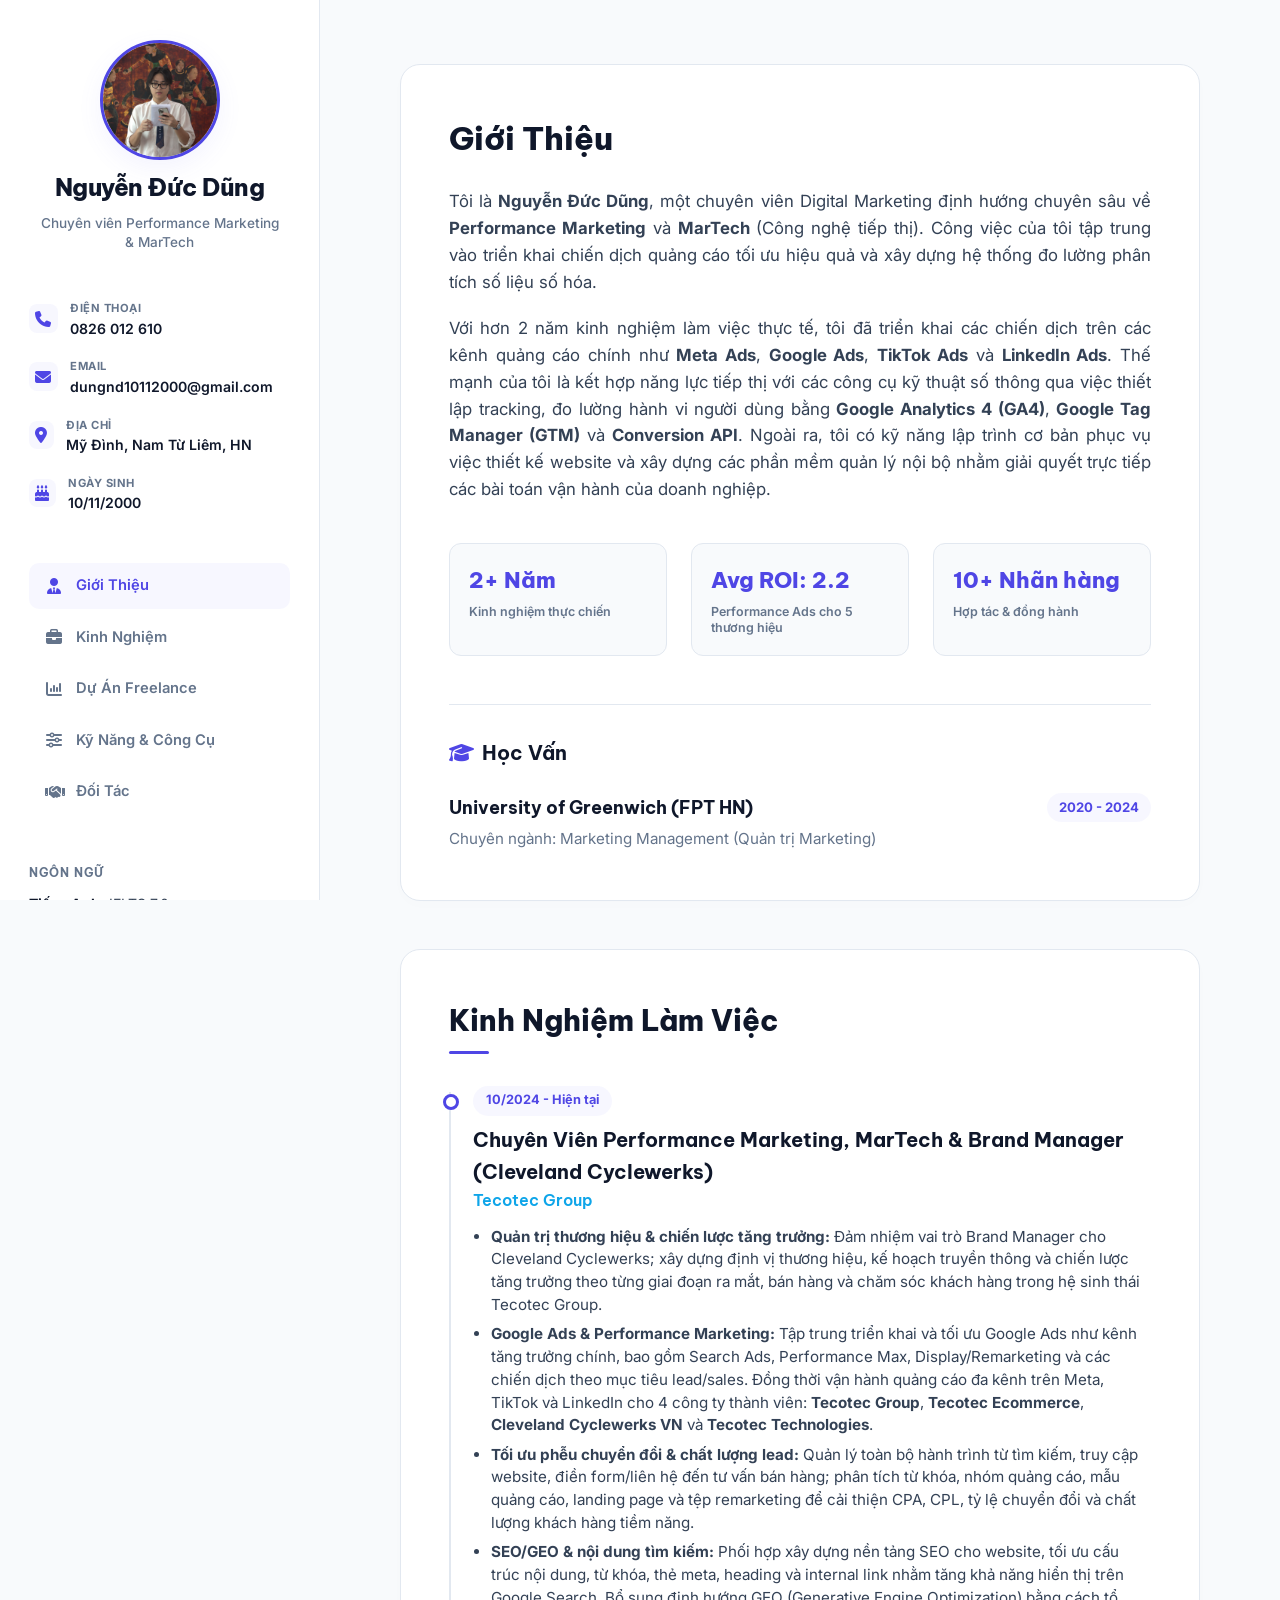
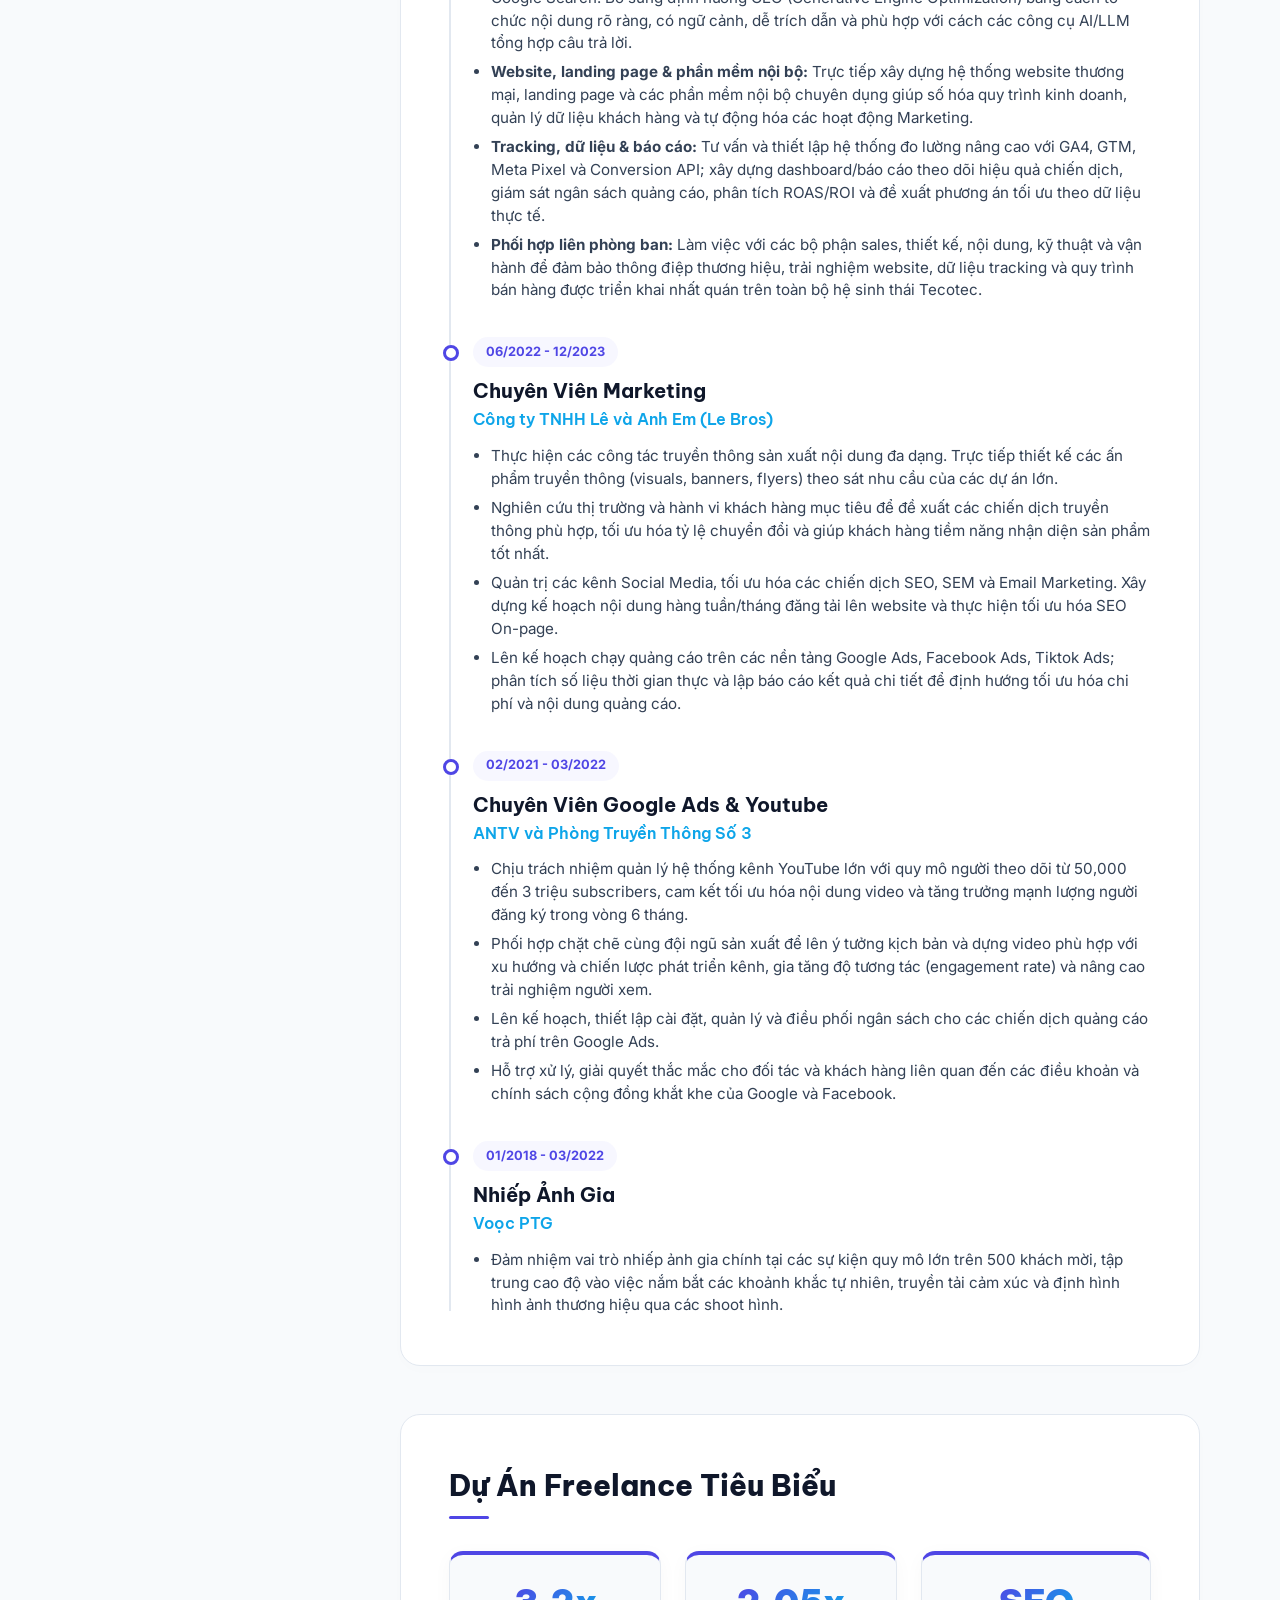
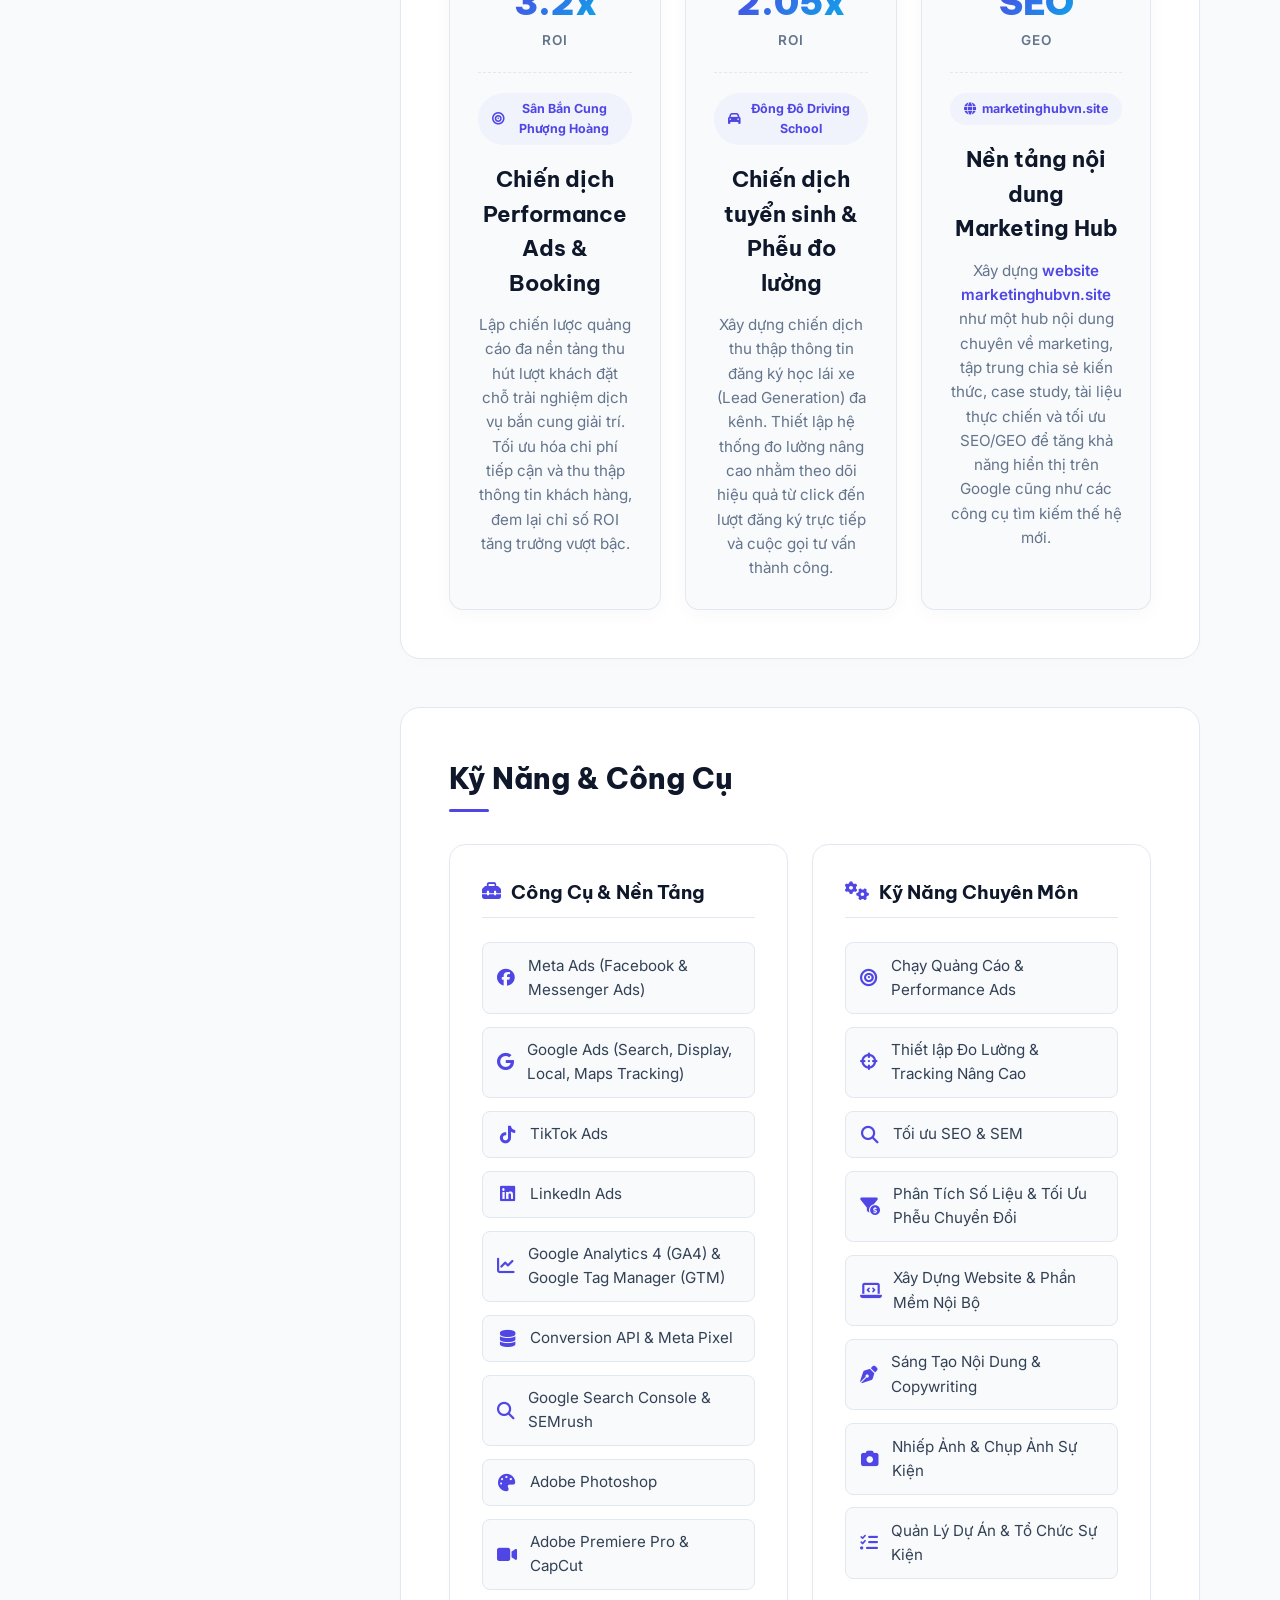
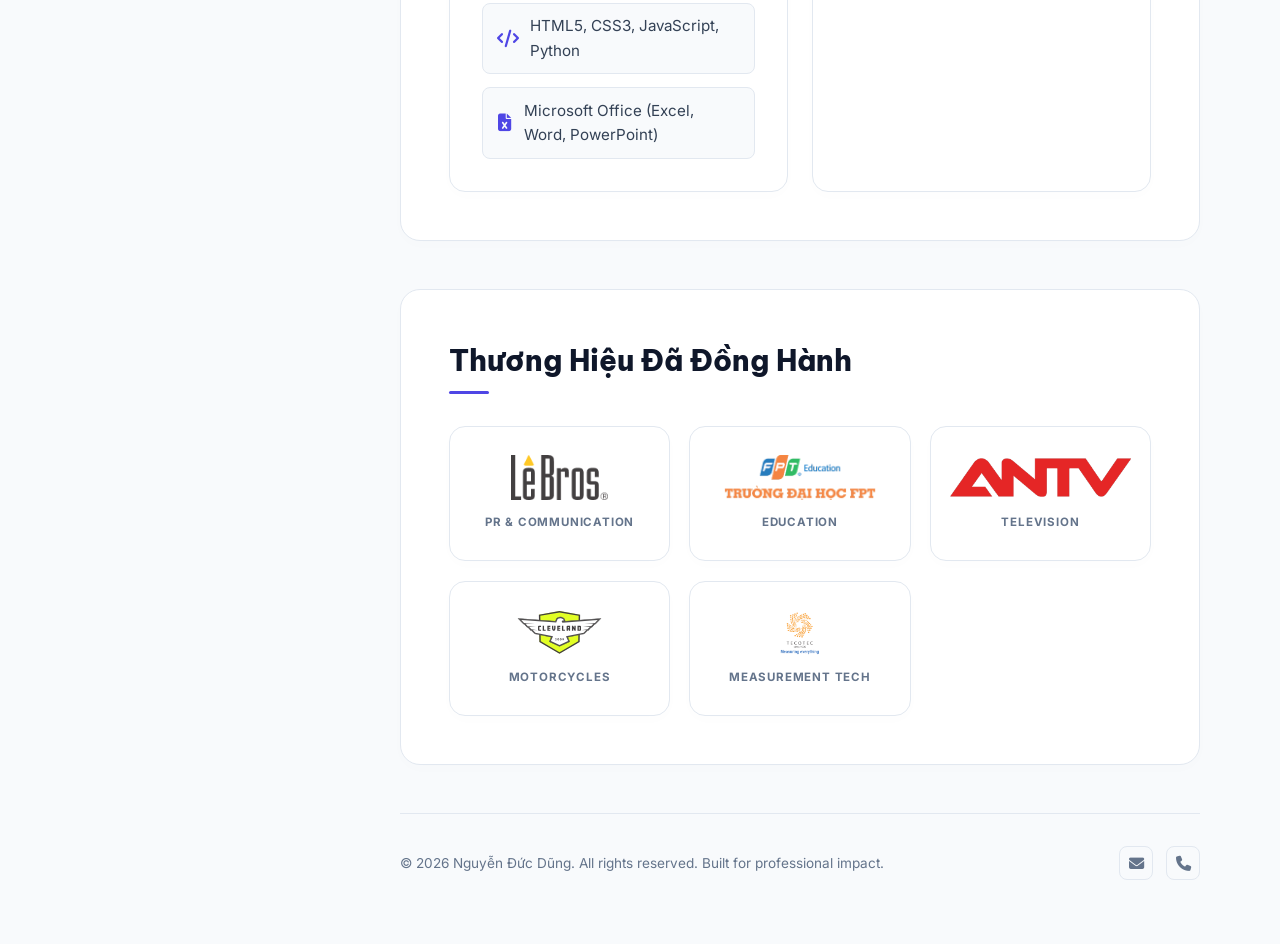
<file: index.html>
<!DOCTYPE html>
<html lang="vi">
<head>
    <meta charset="UTF-8">
    <meta name="viewport" content="width=device-width, initial-scale=1.0">
    <title>Nguyễn Đức Dũng | Performance Marketing & MarTech Specialist</title>
    <meta name="description" content="Portfolio cá nhân của Nguyễn Đức Dũng - Chuyên viên Performance Marketing & MarTech với 2 năm kinh nghiệm thực chiến, chuyên xây dựng giải pháp đo lường và ứng dụng công nghệ trong marketing.">
    <!-- CSS stylesheet -->
    <link rel="stylesheet" href="style.css">
    <!-- FontAwesome Icons -->
    <link rel="stylesheet" href="https://cdnjs.cloudflare.com/ajax/libs/font-awesome/6.4.0/css/all.min.css">
</head>
<body>

    <!-- Layout Wrapper -->
    <div class="portfolio-container">
        
        <!-- Left Sidebar (Fixed on Desktop, Slide-out on Mobile) -->
        <aside class="sidebar" id="sidebar">
            <button class="close-sidebar-btn" id="close-sidebar-btn" aria-label="Close Menu">
                <i class="fa-solid fa-xmark"></i>
            </button>
            <div class="sidebar-scroll">
                <!-- Profile Block -->
                <div class="profile-card">
                    <div class="avatar-container">
                        <img src="avatar.png" alt="Nguyễn Đức Dũng - Performance Marketing & MarTech">
                    </div>
                    <h1 class="profile-name">Nguyễn Đức Dũng</h1>
                    <p class="profile-tagline">Chuyên viên Performance Marketing & MarTech</p>
                </div>

                <div class="sidebar-divider"></div>

                <!-- Contact Details List -->
                <div class="sidebar-contacts">
                    <div class="contact-link">
                        <i class="fa-solid fa-phone"></i>
                        <div class="contact-val">
                            <span>Điện thoại</span>
                            <a href="tel:0826012610">0826 012 610</a>
                        </div>
                    </div>
                    <div class="contact-link">
                        <i class="fa-solid fa-envelope"></i>
                        <div class="contact-val">
                            <span>Email</span>
                            <a href="mailto:dungnd10112000@gmail.com">dungnd10112000@gmail.com</a>
                        </div>
                    </div>
                    <div class="contact-link">
                        <i class="fa-solid fa-location-dot"></i>
                        <div class="contact-val">
                            <span>Địa chỉ</span>
                            <p>Mỹ Đình, Nam Từ Liêm, HN</p>
                        </div>
                    </div>
                    <div class="contact-link">
                        <i class="fa-solid fa-cake-candles"></i>
                        <div class="contact-val">
                            <span>Ngày sinh</span>
                            <p>10/11/2000</p>
                        </div>
                    </div>
                </div>

                <div class="sidebar-divider"></div>

                <!-- Navigation Sidebar Link -->
                <nav class="sidebar-nav">
                    <a href="#about" class="nav-link active"><i class="fa-solid fa-user-tie"></i> Giới Thiệu</a>
                    <a href="#experience" class="nav-link"><i class="fa-solid fa-briefcase"></i> Kinh Nghiệm</a>
                    <a href="#projects" class="nav-link"><i class="fa-solid fa-chart-column"></i> Dự Án Freelance</a>
                    <a href="#skills" class="nav-link"><i class="fa-solid fa-sliders"></i> Kỹ Năng & Công Cụ</a>
                    <a href="#brands" class="nav-link"><i class="fa-solid fa-handshake"></i> Đối Tác</a>
                </nav>

                <div class="sidebar-divider"></div>

                <!-- Additional Info -->
                <div class="sidebar-info-block">
                    <h4 class="sidebar-info-title">Ngôn Ngữ</h4>
                    <p class="sidebar-info-val"><strong>Tiếng Anh:</strong> IELTS 7.0</p>
                    <p class="sidebar-info-val"><strong>Tiếng Việt:</strong> Bản địa</p>
                </div>

                <div class="sidebar-actions">
                    <a href="NguyenDucDung-CV.pdf" download="NguyenDucDung-CV.pdf" class="btn btn-cv">
                        Tải CV PDF <i class="fa-solid fa-download"></i>
                    </a>
                </div>
            </div>
        </aside>

        <!-- Right Main Content Panel -->
        <main class="main-panel">
            
            <!-- Mobile Header Nav -->
            <header class="mobile-bar">
                <a href="#" class="mobile-logo">Dũng<span>.Marketing</span></a>
                <button class="hamburger-btn" id="hamburger-btn" aria-label="Open Menu">
                    <i class="fa-solid fa-bars"></i>
                </button>
            </header>

            <!-- Hero/Intro Card Section -->
            <section id="about" class="panel-section hero-panel">
                <div class="panel-intro-card">
                    <h2 class="section-title-alt">Giới Thiệu</h2>
                    <p class="hero-para">
                        Tôi là <strong>Nguyễn Đức Dũng</strong>, một chuyên viên Digital Marketing định hướng chuyên sâu về <strong>Performance Marketing</strong> và <strong>MarTech</strong> (Công nghệ tiếp thị). Công việc của tôi tập trung vào triển khai chiến dịch quảng cáo tối ưu hiệu quả và xây dựng hệ thống đo lường phân tích số liệu số hóa.
                    </p>
                    <p class="hero-para">
                        Với hơn 2 năm kinh nghiệm làm việc thực tế, tôi đã triển khai các chiến dịch trên các kênh quảng cáo chính như <strong>Meta Ads</strong>, <strong>Google Ads</strong>, <strong>TikTok Ads</strong> và <strong>LinkedIn Ads</strong>. Thế mạnh của tôi là kết hợp năng lực tiếp thị với các công cụ kỹ thuật số thông qua việc thiết lập tracking, đo lường hành vi người dùng bằng <strong>Google Analytics 4 (GA4)</strong>, <strong>Google Tag Manager (GTM)</strong> và <strong>Conversion API</strong>. Ngoài ra, tôi có kỹ năng lập trình cơ bản phục vụ việc thiết kế website và xây dựng các phần mềm quản lý nội bộ nhằm giải quyết trực tiếp các bài toán vận hành của doanh nghiệp.
                    </p>

                    <!-- Static Key Metrics Grid -->
                    <div class="metrics-grid">
                        <div class="metric-box">
                            <span class="metric-value">2+ Năm</span>
                            <span class="metric-desc">Kinh nghiệm thực chiến</span>
                        </div>
                        <div class="metric-box">
                            <span class="metric-value">Avg ROI: 2.2</span>
                            <span class="metric-desc">Performance Ads cho 5 thương hiệu</span>
                        </div>
                        <div class="metric-box">
                            <span class="metric-value">10+ Nhãn hàng</span>
                            <span class="metric-desc">Hợp tác & đồng hành</span>
                        </div>
                    </div>
                </div>

                <!-- Education Card Sub-section -->
                <div class="education-card">
                    <h3 class="panel-sub-title"><i class="fa-solid fa-graduation-cap"></i> Học Vấn</h3>
                    <div class="edu-item">
                        <div class="edu-header">
                            <h4>University of Greenwich (FPT HN)</h4>
                            <span class="edu-date">2020 - 2024</span>
                        </div>
                        <p class="edu-desc">Chuyên ngành: Marketing Management (Quản trị Marketing)</p>
                    </div>
                </div>
            </section>

            <!-- Experience Timeline Section -->
            <section id="experience" class="panel-section">
                <h2 class="panel-section-title">Kinh Nghiệm Làm Việc</h2>
                <div class="timeline">
                    <!-- Exp 1: Tecotec -->
                    <div class="timeline-card">
                        <div class="timeline-meta">
                            <span class="timeline-date">10/2024 - Hiện tại</span>
                        </div>
                        <div class="timeline-body">
                            <h3>Chuyên Viên Performance Marketing, MarTech & Brand Manager (Cleveland Cyclewerks)</h3>
                            <h4 class="timeline-comp">Tecotec Group</h4>
                            <ul class="timeline-bullets">
                                <li><strong>Quản trị thương hiệu & chiến lược tăng trưởng:</strong> Đảm nhiệm vai trò Brand Manager cho Cleveland Cyclewerks; xây dựng định vị thương hiệu, kế hoạch truyền thông và chiến lược tăng trưởng theo từng giai đoạn ra mắt, bán hàng và chăm sóc khách hàng trong hệ sinh thái Tecotec Group.</li>
                                <li><strong>Google Ads & Performance Marketing:</strong> Tập trung triển khai và tối ưu Google Ads như kênh tăng trưởng chính, bao gồm Search Ads, Performance Max, Display/Remarketing và các chiến dịch theo mục tiêu lead/sales. Đồng thời vận hành quảng cáo đa kênh trên Meta, TikTok và LinkedIn cho 4 công ty thành viên: <strong>Tecotec Group</strong>, <strong>Tecotec Ecommerce</strong>, <strong>Cleveland Cyclewerks VN</strong> và <strong>Tecotec Technologies</strong>.</li>
                                <li><strong>Tối ưu phễu chuyển đổi & chất lượng lead:</strong> Quản lý toàn bộ hành trình từ tìm kiếm, truy cập website, điền form/liên hệ đến tư vấn bán hàng; phân tích từ khóa, nhóm quảng cáo, mẫu quảng cáo, landing page và tệp remarketing để cải thiện CPA, CPL, tỷ lệ chuyển đổi và chất lượng khách hàng tiềm năng.</li>
                                <li><strong>SEO/GEO & nội dung tìm kiếm:</strong> Phối hợp xây dựng nền tảng SEO cho website, tối ưu cấu trúc nội dung, từ khóa, thẻ meta, heading và internal link nhằm tăng khả năng hiển thị trên Google Search. Bổ sung định hướng GEO (Generative Engine Optimization) bằng cách tổ chức nội dung rõ ràng, có ngữ cảnh, dễ trích dẫn và phù hợp với cách các công cụ AI/LLM tổng hợp câu trả lời.</li>
                                <li><strong>Website, landing page & phần mềm nội bộ:</strong> Trực tiếp xây dựng hệ thống website thương mại, landing page và các phần mềm nội bộ chuyên dụng giúp số hóa quy trình kinh doanh, quản lý dữ liệu khách hàng và tự động hóa các hoạt động Marketing.</li>
                                <li><strong>Tracking, dữ liệu & báo cáo:</strong> Tư vấn và thiết lập hệ thống đo lường nâng cao với GA4, GTM, Meta Pixel và Conversion API; xây dựng dashboard/báo cáo theo dõi hiệu quả chiến dịch, giám sát ngân sách quảng cáo, phân tích ROAS/ROI và đề xuất phương án tối ưu theo dữ liệu thực tế.</li>
                                <li><strong>Phối hợp liên phòng ban:</strong> Làm việc với các bộ phận sales, thiết kế, nội dung, kỹ thuật và vận hành để đảm bảo thông điệp thương hiệu, trải nghiệm website, dữ liệu tracking và quy trình bán hàng được triển khai nhất quán trên toàn bộ hệ sinh thái Tecotec.</li>
                            </ul>
                        </div>
                    </div>

                    <!-- Exp 2: Le Bros -->
                    <div class="timeline-card">
                        <div class="timeline-meta">
                            <span class="timeline-date">06/2022 - 12/2023</span>
                        </div>
                        <div class="timeline-body">
                            <h3>Chuyên Viên Marketing</h3>
                            <h4 class="timeline-comp">Công ty TNHH Lê và Anh Em (Le Bros)</h4>
                            <ul class="timeline-bullets">
                                <li>Thực hiện các công tác truyền thông sản xuất nội dung đa dạng. Trực tiếp thiết kế các ấn phẩm truyền thông (visuals, banners, flyers) theo sát nhu cầu của các dự án lớn.</li>
                                <li>Nghiên cứu thị trường và hành vi khách hàng mục tiêu để đề xuất các chiến dịch truyền thông phù hợp, tối ưu hóa tỷ lệ chuyển đổi và giúp khách hàng tiềm năng nhận diện sản phẩm tốt nhất.</li>
                                <li>Quản trị các kênh Social Media, tối ưu hóa các chiến dịch SEO, SEM và Email Marketing. Xây dựng kế hoạch nội dung hàng tuần/tháng đăng tải lên website và thực hiện tối ưu hóa SEO On-page.</li>
                                <li>Lên kế hoạch chạy quảng cáo trên các nền tảng Google Ads, Facebook Ads, Tiktok Ads; phân tích số liệu thời gian thực và lập báo cáo kết quả chi tiết để định hướng tối ưu hóa chi phí và nội dung quảng cáo.</li>
                            </ul>
                        </div>
                    </div>

                    <!-- Exp 3: ANTV -->
                    <div class="timeline-card">
                        <div class="timeline-meta">
                            <span class="timeline-date">02/2021 - 03/2022</span>
                        </div>
                        <div class="timeline-body">
                            <h3>Chuyên Viên Google Ads & Youtube</h3>
                            <h4 class="timeline-comp">ANTV và Phòng Truyền Thông Số 3</h4>
                            <ul class="timeline-bullets">
                                <li>Chịu trách nhiệm quản lý hệ thống kênh YouTube lớn với quy mô người theo dõi từ 50,000 đến 3 triệu subscribers, cam kết tối ưu hóa nội dung video và tăng trưởng mạnh lượng người đăng ký trong vòng 6 tháng.</li>
                                <li>Phối hợp chặt chẽ cùng đội ngũ sản xuất để lên ý tưởng kịch bản và dựng video phù hợp với xu hướng và chiến lược phát triển kênh, gia tăng độ tương tác (engagement rate) và nâng cao trải nghiệm người xem.</li>
                                <li>Lên kế hoạch, thiết lập cài đặt, quản lý và điều phối ngân sách cho các chiến dịch quảng cáo trả phí trên Google Ads.</li>
                                <li>Hỗ trợ xử lý, giải quyết thắc mắc cho đối tác và khách hàng liên quan đến các điều khoản và chính sách cộng đồng khắt khe của Google và Facebook.</li>
                            </ul>
                        </div>
                    </div>


                    <!-- Exp 5: Voọc PTG -->
                    <div class="timeline-card">
                        <div class="timeline-meta">
                            <span class="timeline-date">01/2018 - 03/2022</span>
                        </div>
                        <div class="timeline-body">
                            <h3>Nhiếp Ảnh Gia</h3>
                            <h4 class="timeline-comp">Voọc PTG</h4>
                            <ul class="timeline-bullets">
                                <li>Đảm nhiệm vai trò nhiếp ảnh gia chính tại các sự kiện quy mô lớn trên 500 khách mời, tập trung cao độ vào việc nắm bắt các khoảnh khắc tự nhiên, truyền tải cảm xúc và định hình hình ảnh thương hiệu qua các shoot hình.</li>
                            </ul>
                        </div>
                    </div>
                </div>
            </section>

            <!-- Projects Grid Section -->
            <section id="projects" class="panel-section">
                <h2 class="panel-section-title">Dự Án Freelance Tiêu Biểu</h2>
                <div class="projects-panel-grid">
                    <!-- Project 1 -->
                    <div class="project-panel-card">
                        <div class="project-card-metric-block">
                            <span class="project-card-metric-val">3.2x</span>
                            <span class="project-card-metric-lbl">ROI</span>
                        </div>
                        <div class="project-card-content">
                            <div class="project-card-header"><i class="fa-solid fa-bullseye"></i> Sân Bắn Cung Phượng Hoàng</div>
                            <h3 class="project-card-title">Chiến dịch Performance Ads & Booking</h3>
                            <p class="project-card-desc">
                                Lập chiến lược quảng cáo đa nền tảng thu hút lượt khách đặt chỗ trải nghiệm dịch vụ bắn cung giải trí. Tối ưu hóa chi phí tiếp cận và thu thập thông tin khách hàng, đem lại chỉ số ROI tăng trưởng vượt bậc.
                            </p>
                        </div>
                    </div>

                    <!-- Project 2 -->
                    <div class="project-panel-card">
                        <div class="project-card-metric-block">
                            <span class="project-card-metric-val">2.05x</span>
                            <span class="project-card-metric-lbl">ROI</span>
                        </div>
                        <div class="project-card-content">
                            <div class="project-card-header"><i class="fa-solid fa-car"></i> Đông Đô Driving School</div>
                            <h3 class="project-card-title">Chiến dịch tuyển sinh & Phễu đo lường</h3>
                            <p class="project-card-desc">
                                Xây dựng chiến dịch thu thập thông tin đăng ký học lái xe (Lead Generation) đa kênh. Thiết lập hệ thống đo lường nâng cao nhằm theo dõi hiệu quả từ click đến lượt đăng ký trực tiếp và cuộc gọi tư vấn thành công.
                            </p>
                        </div>
                    </div>

                    <!-- Project 3 -->
                    <div class="project-panel-card">
                        <div class="project-card-metric-block">
                            <span class="project-card-metric-val">SEO</span>
                            <span class="project-card-metric-lbl">GEO</span>
                        </div>
                        <div class="project-card-content">
                            <div class="project-card-header">
                                <i class="fa-solid fa-globe"></i>
                                <a href="https://marketinghubvn.site" target="_blank" rel="noopener noreferrer" style="color: inherit; text-decoration: none;">marketinghubvn.site</a>
                            </div>
                            <h3 class="project-card-title">Nền tảng nội dung Marketing Hub</h3>
                            <p class="project-card-desc">
                                Xây dựng <a href="https://marketinghubvn.site" target="_blank" rel="noopener noreferrer" style="color: var(--primary); text-decoration: none; font-weight: 600;">website marketinghubvn.site</a> như một hub nội dung chuyên về marketing, tập trung chia sẻ kiến thức, case study, tài liệu thực chiến và tối ưu SEO/GEO để tăng khả năng hiển thị trên Google cũng như các công cụ tìm kiếm thế hệ mới.
                            </p>
                        </div>
                    </div>
                </div>
            </section>

            <!-- Skills Grid Section -->
            <section id="skills" class="panel-section">
                <h2 class="panel-section-title">Kỹ Năng & Công Cụ</h2>
                <div class="skills-panel-grid">
                    <!-- Tech Marketing -->
                    <div class="skills-panel-box">
                        <h3><i class="fa-solid fa-toolbox"></i> Công Cụ & Nền Tảng</h3>
                        <ul class="skills-list">
                            <li><i class="fa-brands fa-facebook"></i> Meta Ads (Facebook & Messenger Ads)</li>
                            <li><i class="fa-brands fa-google"></i> Google Ads (Search, Display, Local, Maps Tracking)</li>
                            <li><i class="fa-brands fa-tiktok"></i> TikTok Ads</li>
                            <li><i class="fa-brands fa-linkedin"></i> LinkedIn Ads</li>
                            <li><i class="fa-solid fa-chart-line"></i> Google Analytics 4 (GA4) & Google Tag Manager (GTM)</li>
                            <li><i class="fa-solid fa-database"></i> Conversion API & Meta Pixel</li>
                            <li><i class="fa-solid fa-magnifying-glass"></i> Google Search Console & SEMrush</li>
                            <li><i class="fa-solid fa-palette"></i> Adobe Photoshop</li>
                            <li><i class="fa-solid fa-video"></i> Adobe Premiere Pro & CapCut</li>
                            <li><i class="fa-solid fa-code"></i> HTML5, CSS3, JavaScript, Python</li>
                            <li><i class="fa-solid fa-file-excel"></i> Microsoft Office (Excel, Word, PowerPoint)</li>
                        </ul>
                    </div>

                    <!-- Kỹ Năng Chuyên Môn -->
                    <div class="skills-panel-box">
                        <h3><i class="fa-solid fa-gears"></i> Kỹ Năng Chuyên Môn</h3>
                        <ul class="skills-list">
                            <li><i class="fa-solid fa-bullseye"></i> Chạy Quảng Cáo & Performance Ads</li>
                            <li><i class="fa-solid fa-crosshairs"></i> Thiết lập Đo Lường & Tracking Nâng Cao</li>
                            <li><i class="fa-solid fa-magnifying-glass"></i> Tối ưu SEO & SEM</li>
                            <li><i class="fa-solid fa-funnel-dollar"></i> Phân Tích Số Liệu & Tối Ưu Phễu Chuyển Đổi</li>
                            <li><i class="fa-solid fa-laptop-code"></i> Xây Dựng Website & Phần Mềm Nội Bộ</li>
                            <li><i class="fa-solid fa-pen-nib"></i> Sáng Tạo Nội Dung & Copywriting</li>
                            <li><i class="fa-solid fa-camera"></i> Nhiếp Ảnh & Chụp Ảnh Sự Kiện</li>
                            <li><i class="fa-solid fa-tasks"></i> Quản Lý Dự Án & Tổ Chức Sự Kiện</li>
                        </ul>
                    </div>
                </div>
            </section>

            <!-- Brands Grayscale Grid Section -->
            <section id="brands" class="panel-section">
                <h2 class="panel-section-title">Thương Hiệu Đã Đồng Hành</h2>
                <div class="brands-panel-grid">
                    <div class="brand-panel-card">
                        <div class="brand-logo-container">
                            <img src="lebros_logo.png" alt="Le Bros" class="brand-logo">
                        </div>
                        <span class="brand-desc">PR & Communication</span>
                    </div>
                    <div class="brand-panel-card">
                        <div class="brand-logo-container">
                            <img src="fpt_logo.png" alt="FPT University" class="brand-logo">
                        </div>
                        <span class="brand-desc">Education</span>
                    </div>
                    <div class="brand-panel-card">
                        <div class="brand-logo-container">
                            <img src="antv_logo.png" alt="ANTV" class="brand-logo">
                        </div>
                        <span class="brand-desc">Television</span>
                    </div>
                    <div class="brand-panel-card">
                        <div class="brand-logo-container">
                            <img src="cleveland_logo.svg" alt="Cleveland" class="brand-logo">
                        </div>
                        <span class="brand-desc">Motorcycles</span>
                    </div>
                    <div class="brand-panel-card">
                        <div class="brand-logo-container">
                            <img src="tecotec_logo.png" alt="Tecotec" class="brand-logo">
                        </div>
                        <span class="brand-desc">Measurement Tech</span>
                    </div>
                </div>
            </section>



            <!-- Footer Section -->
            <footer class="panel-footer">
                <p>&copy; 2026 Nguyễn Đức Dũng. All rights reserved. Built for professional impact.</p>
                <div class="footer-icons">
                    <a href="mailto:dungnd10112000@gmail.com"><i class="fa-solid fa-envelope"></i></a>
                    <a href="tel:0826012610"><i class="fa-solid fa-phone"></i></a>
                </div>
            </footer>
        </main>
    </div>

    <!-- JS script -->
    <script src="script.js"></script>
</body>
</html>
</file>
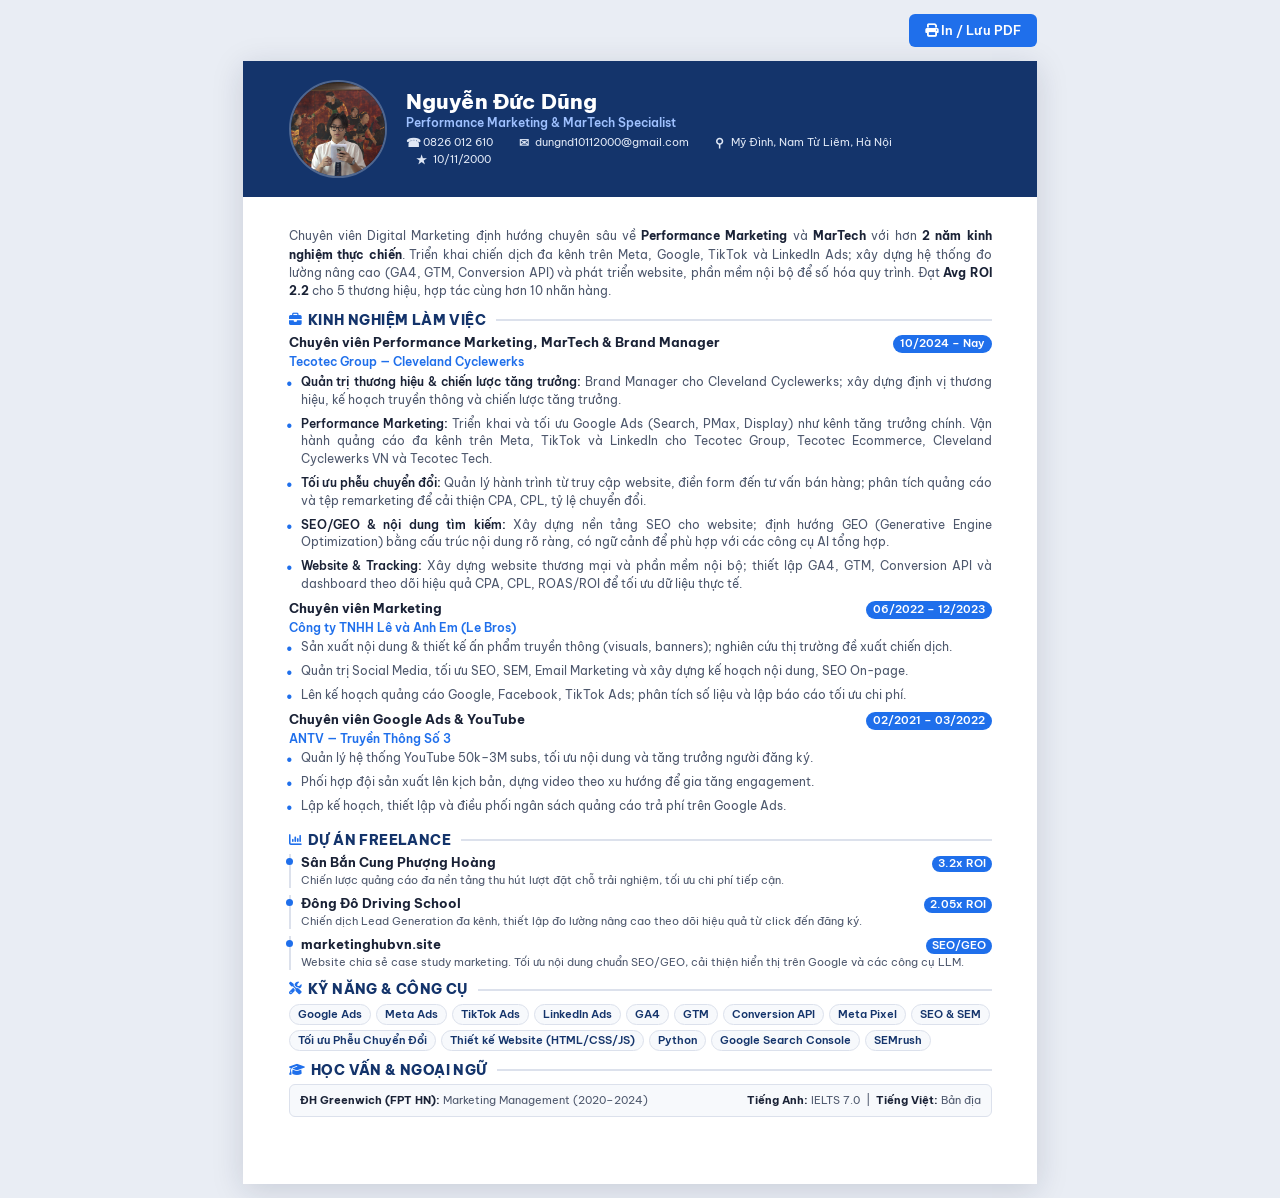
<file: cv.html>
<!DOCTYPE html>
<html lang="vi">
<head>
<meta charset="UTF-8">
<meta name="viewport" content="width=device-width, initial-scale=1.0">
<title>CV - Nguyễn Đức Dũng | Performance Marketing & MarTech</title>
<link rel="stylesheet" href="https://fonts.googleapis.com/css2?family=Be+Vietnam+Pro:wght@400;500;600;700;800&display=swap">
<link rel="stylesheet" href="https://cdnjs.cloudflare.com/ajax/libs/font-awesome/6.4.0/css/all.min.css">
<style>
    :root{
        --ink:#1a2236;
        --muted:#4e586d;
        --line:#dce1ec;
        --accent:#1f6feb;
        --accent-dark:#14346b;
        --soft:#f7f9fc;
    }
    *{margin:0;padding:0;box-sizing:border-box;}
    body{
        font-family:'Be Vietnam Pro','Segoe UI',Arial,sans-serif;
        color:var(--ink);
        background:#e9edf4;
        line-height:1.3;
        font-size:9.5pt;
        -webkit-print-color-adjust:exact;
        print-color-adjust:exact;
    }

    /* A4 page */
    .page{
        width:210mm;
        height:297mm;
        margin:14px auto;
        background:#fff;
        box-shadow:0 6px 30px rgba(20,30,60,.15);
        display:flex;
        flex-direction:column;
        overflow:hidden;
    }

    /* ---- Header (Top) ---- */
    .header{
        background:var(--accent-dark);
        color:#dfe7f5;
        padding:5mm 12mm;
        display:flex;
        align-items:center;
        gap:5mm;
    }
    .avatar{
        width:26mm;height:26mm;border-radius:50%;
        object-fit:cover;object-position:center 18%;
        border:2px solid rgba(255,255,255,.25);
        flex-shrink:0;
    }
    .header-info{
        flex:1;
    }
    .header .name{
        color:#fff;font-size:16pt;font-weight:800;
        line-height:1;letter-spacing:.2px;margin-bottom:2px;
    }
    .header .role{
        color:#9fc1ff;font-size:9pt;font-weight:600;
        margin-bottom:5px;
    }
    .header-contacts{
        display:flex;flex-wrap:wrap;column-gap:15px;row-gap:3px;
        font-size:8.2pt;
    }
    .ct{display:flex;gap:5px;align-items:center;}
    .ct-icon{color:#9fc1ff;width:12px;text-align:center;font-size:8.8pt;font-weight:700;line-height:1;display:inline-block;}
    .ct a,.ct span{color:#dfe7f5;text-decoration:none;word-break:keep-all;white-space:nowrap;}

    /* ---- Main ---- */
    .main{
        padding:8mm 12mm;
        flex:1;
        display:flex;
        flex-direction:column;
        gap:8px;
    }

    .summary{font-size:9pt;color:var(--muted);text-align:justify;line-height:1.52;margin-bottom:3px;}
    .summary strong{color:var(--ink);}

    .sec{margin-bottom:2px;}
    .sec-h{
        display:flex;align-items:center;gap:6px;
        font-size:10.5pt;font-weight:800;color:var(--accent-dark);
        text-transform:uppercase;letter-spacing:.4px;margin-bottom:5px;
    }
    .sec-h i{color:var(--accent);font-size:9.5pt;}
    .sec-h::after{content:"";flex:1;height:2px;background:var(--line);margin-left:4px;}

    .job{margin-bottom:7px;}
    .job-top{display:flex;justify-content:space-between;align-items:baseline;gap:8px;}
    .job-title{font-size:10pt;font-weight:700;color:var(--ink);}
    .job-date{font-size:8pt;font-weight:600;color:#fff;background:var(--accent);padding:2px 7px;border-radius:10px;white-space:nowrap;}
    .job-comp{font-size:9pt;font-weight:600;color:var(--accent);margin:1px 0 3px;}
    .job ul{list-style:none;}
    .job li{font-size:8.8pt;color:var(--muted);margin-bottom:6px;padding-left:12px;position:relative;text-align:justify;line-height:1.52;}
    .job li::before{content:"•";font-family:Arial,sans-serif;color:var(--accent);position:absolute;left:-2px;top:-1px;font-size:12pt;}
    .job li strong{color:var(--ink);font-weight:600;}

    /* Flexible split for bottom sections */
    .bottom-grid{
        display:flex;
        flex-direction:column;
        gap: 8px;
    }

    .proj-grid{display:flex;flex-direction:column;gap:7px;}
    .proj{padding-left:10px;border-left:2px solid var(--line);position:relative;}
    .proj::before{content:"";position:absolute;left:-4.5px;top:4px;width:7px;height:7px;border-radius:50%;background:var(--accent);}
    .proj-top{display:flex;justify-content:space-between;align-items:baseline;gap:6px;margin-bottom:1px;}
    .proj-badge{font-size:9.5pt;font-weight:700;color:var(--ink);}
    .proj-roi{font-size:8pt;font-weight:600;color:#fff;background:var(--accent);padding:1px 6px;border-radius:10px;white-space:nowrap;}
    .proj-name{font-size:8.5pt;font-weight:600;color:var(--accent-dark);margin-bottom:2px;}
    .proj-desc{font-size:8.5pt;color:var(--muted);text-align:justify;line-height:1.35;}

    .skills-list{display:flex;flex-wrap:wrap;gap:5px;list-style:none;}
    .skills-list li{font-size:8.3pt;font-weight:600;color:var(--accent-dark);background:var(--soft);border:1px solid var(--line);border-radius:999px;padding:3px 8px;line-height:1.2;}
    .skills-list li strong{color:var(--accent-dark);font-weight:700;}

    .edu-row{display:flex;justify-content:space-between;align-items:center;gap:12px;background:var(--soft);border:1px solid var(--line);border-radius:6px;padding:7px 10px;}
    .edu-row span{font-size:8.6pt;color:var(--muted);line-height:1.45;}
    .edu-row b{color:var(--ink);font-weight:700;}

    @media print{
        body{background:#fff;}
        .page{margin:0;box-shadow:none;width:auto;min-height:auto;}
        @page{size:A4;margin:0;}
    }
    .toolbar{max-width:210mm;margin:14px auto 0;text-align:right;}
    .toolbar button{
        font-family:inherit;font-size:10pt;font-weight:600;cursor:pointer;
        background:var(--accent);color:#fff;border:none;padding:8px 16px;border-radius:6px;
    }
    @media print{.toolbar{display:none;}}
</style>
</head>
<body>

<div class="toolbar">
    <button onclick="window.print()"><i class="fa-solid fa-print"></i> In / Lưu PDF</button>
</div>

<div class="page">
    <!-- HEADER -->
    <header class="header">
        <img src="avatar.png" alt="Avatar" class="avatar">
        <div class="header-info">
            <div class="name">Nguyễn Đức Dũng</div>
            <div class="role">Performance Marketing &amp; MarTech Specialist</div>
            <div class="header-contacts">
                <div class="ct"><span class="ct-icon">☎</span><a href="tel:0826012610">0826 012 610</a></div>
                <div class="ct" style="margin-left: 10px;"><span class="ct-icon">✉</span><a href="mailto:dungnd10112000@gmail.com">dungnd10112000@gmail.com</a></div>
                <div class="ct" style="margin-left: 10px;"><span class="ct-icon">⚲</span><span>Mỹ Đình, Nam Từ Liêm, Hà Nội</span></div>
                <div class="ct" style="margin-left: 10px;"><span class="ct-icon">★</span><span>10/11/2000</span></div>
            </div>
        </div>
    </header>

    <!-- MAIN CONTENT -->
    <main class="main">
        <p class="summary">
            Chuyên viên Digital Marketing định hướng chuyên sâu về <strong>Performance Marketing</strong> và
            <strong>MarTech</strong> với hơn <strong>2 năm kinh nghiệm thực chiến</strong>. Triển khai chiến dịch
            đa kênh trên Meta, Google, TikTok và LinkedIn Ads; xây dựng hệ thống đo lường nâng cao (GA4, GTM,
            Conversion API) và phát triển website, phần mềm nội bộ để số hóa quy trình. Đạt <strong>Avg ROI 2.2</strong>
            cho 5 thương hiệu, hợp tác cùng hơn 10 nhãn hàng.
        </p>

        <div class="sec">
            <div class="sec-h"><i class="fa-solid fa-briefcase"></i> Kinh nghiệm làm việc</div>

            <div class="job">
                <div class="job-top">
                    <div class="job-title">Chuyên viên Performance Marketing, MarTech &amp; Brand Manager</div>
                    <span class="job-date">10/2024 – Nay</span>
                </div>
                <div class="job-comp">Tecotec Group — Cleveland Cyclewerks</div>
                <ul>
                    <li><strong>Quản trị thương hiệu &amp; chiến lược tăng trưởng:</strong> Brand Manager cho Cleveland Cyclewerks; xây dựng định vị thương hiệu, kế hoạch truyền thông và chiến lược tăng trưởng.</li>
                    <li><strong>Performance Marketing:</strong> Triển khai và tối ưu Google Ads (Search, PMax, Display) như kênh tăng trưởng chính. Vận hành quảng cáo đa kênh trên Meta, TikTok và LinkedIn cho Tecotec Group, Tecotec Ecommerce, Cleveland Cyclewerks VN và Tecotec Tech.</li>
                    <li><strong>Tối ưu phễu chuyển đổi:</strong> Quản lý hành trình từ truy cập website, điền form đến tư vấn bán hàng; phân tích quảng cáo và tệp remarketing để cải thiện CPA, CPL, tỷ lệ chuyển đổi.</li>
                    <li><strong>SEO/GEO &amp; nội dung tìm kiếm:</strong> Xây dựng nền tảng SEO cho website; định hướng GEO (Generative Engine Optimization) bằng cấu trúc nội dung rõ ràng, có ngữ cảnh để phù hợp với các công cụ AI tổng hợp.</li>
                    <li><strong>Website &amp; Tracking:</strong> Xây dựng website thương mại và phần mềm nội bộ; thiết lập GA4, GTM, Conversion API và dashboard theo dõi hiệu quả CPA, CPL, ROAS/ROI để tối ưu dữ liệu thực tế.</li>
                </ul>
            </div>

            <div class="job">
                <div class="job-top">
                    <div class="job-title">Chuyên viên Marketing</div>
                    <span class="job-date">06/2022 – 12/2023</span>
                </div>
                <div class="job-comp">Công ty TNHH Lê và Anh Em (Le Bros)</div>
                <ul>
                    <li>Sản xuất nội dung &amp; thiết kế ấn phẩm truyền thông (visuals, banners); nghiên cứu thị trường đề xuất chiến dịch.</li>
                    <li>Quản trị Social Media, tối ưu SEO, SEM, Email Marketing và xây dựng kế hoạch nội dung, SEO On-page.</li>
                    <li>Lên kế hoạch quảng cáo Google, Facebook, TikTok Ads; phân tích số liệu và lập báo cáo tối ưu chi phí.</li>
                </ul>
            </div>

            <div class="job" style="margin-bottom: 0;">
                <div class="job-top">
                    <div class="job-title">Chuyên viên Google Ads &amp; YouTube</div>
                    <span class="job-date">02/2021 – 03/2022</span>
                </div>
                <div class="job-comp">ANTV — Truyền Thông Số 3</div>
                <ul>
                    <li>Quản lý hệ thống YouTube 50k–3M subs, tối ưu nội dung và tăng trưởng người đăng ký.</li>
                    <li>Phối hợp đội sản xuất lên kịch bản, dựng video theo xu hướng để gia tăng engagement.</li>
                    <li>Lập kế hoạch, thiết lập và điều phối ngân sách quảng cáo trả phí trên Google Ads.</li>
                </ul>
            </div>
        </div>

        <!-- BOTTOM BLOCKS (Projects, Skills, Education) -->
        <div class="sec">
            <div class="sec-h"><i class="fa-solid fa-chart-column"></i> Dự án Freelance</div>
            <div class="proj-grid">
                <div class="proj">
                    <div class="proj-top">
                        <span class="proj-badge">Sân Bắn Cung Phượng Hoàng</span>
                        <span class="proj-roi">3.2x ROI</span>
                    </div>
                    <div class="proj-desc">Chiến lược quảng cáo đa nền tảng thu hút lượt đặt chỗ trải nghiệm, tối ưu chi phí tiếp cận.</div>
                </div>
                <div class="proj">
                    <div class="proj-top">
                        <span class="proj-badge">Đông Đô Driving School</span>
                        <span class="proj-roi">2.05x ROI</span>
                    </div>
                    <div class="proj-desc">Chiến dịch Lead Generation đa kênh, thiết lập đo lường nâng cao theo dõi hiệu quả từ click đến đăng ký.</div>
                </div>
                <div class="proj">
                    <div class="proj-top">
                        <span class="proj-badge">marketinghubvn.site</span>
                        <span class="proj-roi">SEO/GEO</span>
                    </div>
                    <div class="proj-desc">Website chia sẻ case study marketing. Tối ưu nội dung chuẩn SEO/GEO, cải thiện hiển thị trên Google và các công cụ LLM.</div>
                </div>
            </div>
        </div>

        <div class="bottom-grid">
            <div class="sec">
                <div class="sec-h"><i class="fa-solid fa-screwdriver-wrench"></i> Kỹ Năng &amp; Công Cụ</div>
                <ul class="skills-list">
                    <li>Google Ads</li>
                    <li>Meta Ads</li>
                    <li>TikTok Ads</li>
                    <li>LinkedIn Ads</li>
                    <li>GA4</li>
                    <li>GTM</li>
                    <li>Conversion API</li>
                    <li>Meta Pixel</li>
                    <li>SEO &amp; SEM</li>
                    <li>Tối ưu Phễu Chuyển Đổi</li>
                    <li>Thiết kế Website (HTML/CSS/JS)</li>
                    <li>Python</li>
                    <li>Google Search Console</li>
                    <li>SEMrush</li>
                </ul>
            </div>

            <div class="sec">
                <div class="sec-h"><i class="fa-solid fa-graduation-cap"></i> Học vấn &amp; Ngoại ngữ</div>
                <div class="edu-row">
                    <span><b>ĐH Greenwich (FPT HN):</b> Marketing Management (2020–2024)</span>
                    <span><b>Tiếng Anh:</b> IELTS 7.0 &nbsp;|&nbsp; <b>Tiếng Việt:</b> Bản địa</span>
                </div>
            </div>
        </div>

    </main>
</div>

</body>
</html>
</file>
<file: style.css>
@import url('https://fonts.googleapis.com/css2?family=Be+Vietnam+Pro:wght@400;500;600;700;800&family=Inter:wght@300;400;500;600;700&display=swap');

:root {
    --bg-body: #f8fafc; /* Warm light gray background */
    --bg-panel: #ffffff; /* Clean white for primary panels */
    --border-color: #e2e8f0;
    --border-hover: rgba(99, 102, 241, 0.2);
    
    --primary: #4f46e5; /* Royal Indigo */
    --primary-light: #6366f1;
    --primary-bg: rgba(99, 102, 241, 0.05);
    
    --secondary: #0ea5e9;
    --accent: #d946ef;
    
    --text-main: #334155; /* Slate-700 */
    --text-muted: #64748b; /* Slate-500 */
    --text-dark: #0f172a; /* Slate-900 */
    
    --font-heading: 'Be Vietnam Pro', sans-serif;
    --font-body: 'Inter', sans-serif;
    --transition: all 0.35s cubic-bezier(0.16, 1, 0.3, 1);
    
    --shadow-sm: 0 4px 15px rgba(0, 0, 0, 0.01);
    --shadow-md: 0 10px 30px rgba(99, 102, 241, 0.04);
}

/* Base resets */
* {
    margin: 0;
    padding: 0;
    box-sizing: border-box;
    scroll-behavior: smooth;
}

body {
    background-color: var(--bg-body);
    color: var(--text-main);
    font-family: var(--font-body);
    line-height: 1.6;
    overflow-x: hidden;
}

a {
    text-decoration: none;
    color: inherit;
    transition: var(--transition);
}

h1, h2, h3, h4, h5, h6 {
    font-family: var(--font-heading);
    color: var(--text-dark);
    font-weight: 700;
}

/* Scrollbar styling */
::-webkit-scrollbar {
    width: 6px;
}

::-webkit-scrollbar-track {
    background: var(--bg-body);
}

::-webkit-scrollbar-thumb {
    background: rgba(99, 102, 241, 0.12);
    border-radius: 4px;
}

::-webkit-scrollbar-thumb:hover {
    background: var(--primary);
}

/* Portfolio Container Layout */
.portfolio-container {
    display: flex;
    min-height: 100vh;
    width: 100%;
}

/* Left Sidebar (Fixed on Desktop) */
.sidebar {
    width: 320px;
    height: 100vh;
    position: fixed;
    top: 0;
    left: 0;
    bottom: 0;
    background: var(--bg-panel);
    border-right: 1px solid var(--border-color);
    z-index: 100;
    transition: var(--transition);
}

.close-sidebar-btn {
    display: none;
    position: absolute;
    top: 1.5rem;
    right: 1.5rem;
    background: none;
    border: none;
    font-size: 1.5rem;
    color: var(--text-dark);
    cursor: pointer;
}

.sidebar-scroll {
    height: 100%;
    overflow-y: auto;
    padding: 2.5rem 1.8rem;
    display: flex;
    flex-direction: column;
    gap: 1.5rem;
    scrollbar-width: none; /* Firefox */
}

.sidebar-scroll::-webkit-scrollbar {
    display: none; /* Safari/Chrome */
}

/* Sidebar Profile Card */
.profile-card {
    text-align: center;
    display: flex;
    flex-direction: column;
    align-items: center;
    gap: 0.8rem;
}

.avatar-container {
    width: 120px;
    height: 120px;
    border-radius: 50%;
    overflow: hidden;
    border: 3px solid var(--primary);
    box-shadow: 0 8px 25px rgba(99, 102, 241, 0.08);
}

.avatar-container img {
    width: 100%;
    height: 100%;
    object-fit: cover;
}

.profile-name {
    font-size: 1.5rem;
    font-weight: 800;
    letter-spacing: -0.5px;
    line-height: 1.2;
}

.profile-tagline {
    font-size: 0.85rem;
    color: var(--text-muted);
    font-weight: 500;
    line-height: 1.4;
    padding: 0 0.5rem;
}

.sidebar-divider {
    height: 1px;
    background: #f1f5f9;
}

/* Sidebar Contacts */
.sidebar-contacts {
    display: flex;
    flex-direction: column;
    gap: 1.1rem;
}

.contact-link {
    display: flex;
    align-items: flex-start;
    gap: 0.8rem;
}

.contact-link i {
    font-size: 1rem;
    color: var(--primary);
    margin-top: 0.25rem;
    background: var(--primary-bg);
    padding: 0.4rem;
    border-radius: 8px;
}

.contact-val {
    display: flex;
    flex-direction: column;
}

.contact-val span {
    font-size: 0.7rem;
    color: var(--text-muted);
    font-weight: 700;
    text-transform: uppercase;
    letter-spacing: 0.5px;
}

.contact-val a, .contact-val p {
    font-size: 0.88rem;
    font-weight: 600;
    color: var(--text-dark);
}

.contact-val a:hover {
    color: var(--primary);
}

/* Sidebar Nav Links */
.sidebar-nav {
    display: flex;
    flex-direction: column;
    gap: 0.35rem;
}

.sidebar-nav a {
    display: flex;
    align-items: center;
    gap: 0.8rem;
    padding: 0.7rem 1rem;
    font-size: 0.92rem;
    font-weight: 600;
    color: var(--text-muted);
    border-radius: 10px;
}

.sidebar-nav a i {
    font-size: 1rem;
    width: 18px;
    text-align: center;
}

.sidebar-nav a:hover, .sidebar-nav a.active {
    color: var(--primary);
    background: var(--primary-bg);
}

/* Sidebar Info Block */
.sidebar-info-block {
    display: flex;
    flex-direction: column;
    gap: 0.4rem;
}

.sidebar-info-title {
    font-size: 0.78rem;
    text-transform: uppercase;
    letter-spacing: 1px;
    color: var(--text-muted);
    font-weight: 700;
    margin-bottom: 0.2rem;
}

.sidebar-info-val {
    font-size: 0.88rem;
    color: var(--text-main);
}

.sidebar-info-val strong {
    color: var(--text-dark);
}

.sidebar-actions {
    margin-top: auto;
}

/* Buttons */
.btn {
    display: inline-flex;
    align-items: center;
    justify-content: center;
    gap: 0.5rem;
    padding: 0.75rem 1.5rem;
    font-family: var(--font-heading);
    font-weight: 600;
    border-radius: 10px;
    font-size: 0.92rem;
    cursor: pointer;
    border: none;
    transition: var(--transition);
}

.btn-cv {
    background: linear-gradient(135deg, var(--primary) 0%, #6366f1 100%);
    color: #ffffff;
    width: 100%;
    box-shadow: 0 4px 15px rgba(99, 102, 241, 0.15);
}

.btn-cv:hover {
    transform: translateY(-2px);
    box-shadow: 0 6px 20px rgba(99, 102, 241, 0.25);
}

.btn-submit {
    background: var(--primary);
    color: #ffffff;
    box-shadow: 0 4px 15px rgba(99, 102, 241, 0.15);
}

.btn-submit:hover {
    background: var(--primary-light);
    transform: translateY(-2px);
    box-shadow: 0 6px 20px rgba(99, 102, 241, 0.25);
}

/* Main Content Panel */
.main-panel {
    margin-left: 320px;
    flex: 1;
    min-height: 100vh;
    padding: 4rem 5rem;
    max-width: calc(100vw - 320px);
}

.mobile-bar {
    display: none;
}

/* Section styling */
.panel-section {
    background: var(--bg-panel);
    border: 1px solid var(--border-color);
    border-radius: 20px;
    padding: 3rem;
    margin-bottom: 3rem;
    box-shadow: var(--shadow-sm);
    transition: var(--transition);
}

.panel-section:hover {
    border-color: var(--border-hover);
    box-shadow: var(--shadow-md);
}

.panel-section-title {
    font-size: 1.8rem;
    font-weight: 800;
    margin-bottom: 2rem;
    position: relative;
    padding-bottom: 10px;
}

.panel-section-title::after {
    content: '';
    position: absolute;
    bottom: 0;
    left: 0;
    width: 40px;
    height: 3px;
    background: var(--primary);
    border-radius: 2px;
}

/* About / Hero Panel Layout */
.section-title-alt {
    font-size: 2rem;
    font-weight: 800;
    margin-bottom: 1.5rem;
}

.hero-para {
    font-size: 1.05rem;
    color: var(--text-main);
    margin-bottom: 1.2rem;
    text-align: justify;
}

.gradient-accent {
    background: linear-gradient(135deg, var(--primary) 0%, var(--secondary) 100%);
    -webkit-background-clip: text;
    -webkit-text-fill-color: transparent;
    background-clip: text;
    font-weight: 700;
}

/* Metrics Grid block */
.metrics-grid {
    display: grid;
    grid-template-columns: repeat(3, 1fr);
    gap: 1.5rem;
    margin-top: 2.5rem;
}

.metric-box {
    background: var(--bg-body);
    border: 1px solid var(--border-color);
    border-radius: 12px;
    padding: 1.2rem;
    display: flex;
    flex-direction: column;
    gap: 0.3rem;
}

.metric-value {
    font-size: 1.4rem;
    font-weight: 800;
    color: var(--primary);
    font-family: var(--font-heading);
}

.metric-desc {
    font-size: 0.78rem;
    color: var(--text-muted);
    font-weight: 600;
    line-height: 1.3;
}

/* Education Cards Sub-section */
.education-card {
    margin-top: 3rem;
    padding-top: 2rem;
    border-top: 1px solid var(--border-color);
}

.panel-sub-title {
    font-size: 1.25rem;
    font-weight: 700;
    margin-bottom: 1.5rem;
    display: flex;
    align-items: center;
    gap: 0.5rem;
}

.panel-sub-title i {
    color: var(--primary);
}

.edu-item {
    display: flex;
    flex-direction: column;
    gap: 0.3rem;
}

.edu-header {
    display: flex;
    justify-content: space-between;
    align-items: center;
    flex-wrap: wrap;
    gap: 0.5rem;
}

.edu-header h4 {
    font-size: 1.1rem;
    font-weight: 700;
    color: var(--text-dark);
}

.edu-date {
    font-size: 0.82rem;
    font-weight: 700;
    color: var(--primary);
    background: var(--primary-bg);
    padding: 0.25rem 0.75rem;
    border-radius: 100px;
}

.edu-desc {
    font-size: 0.95rem;
    color: var(--text-muted);
}

/* Experience Timeline Panels */
.timeline {
    display: flex;
    flex-direction: column;
    gap: 2.2rem;
    position: relative;
    padding-left: 24px;
}

.timeline::before {
    content: '';
    position: absolute;
    left: 0;
    top: 6px;
    bottom: 6px;
    width: 2px;
    background: var(--border-color);
}

.timeline-card {
    position: relative;
}

.timeline-card::before {
    content: '';
    position: absolute;
    left: -30px;
    top: 8px;
    width: 10px;
    height: 10px;
    border-radius: 50%;
    background: var(--bg-panel);
    border: 3px solid var(--primary);
    z-index: 2;
    transition: var(--transition);
}

.timeline-card:hover::before {
    background: var(--secondary);
    border-color: var(--primary);
    transform: scale(1.25);
}

.timeline-meta {
    margin-bottom: 0.5rem;
}

.timeline-date {
    font-size: 0.8rem;
    font-weight: 700;
    color: var(--primary);
    background: var(--primary-bg);
    padding: 0.3rem 0.8rem;
    border-radius: 100px;
    display: inline-block;
}

.timeline-body h3 {
    font-size: 1.25rem;
    font-weight: 700;
    color: var(--text-dark);
}

.timeline-comp {
    font-size: 0.98rem;
    color: var(--secondary);
    font-weight: 600;
    margin-bottom: 0.8rem;
}

.timeline-bullets {
    display: flex;
    flex-direction: column;
    gap: 0.4rem;
    padding-left: 1.1rem;
}

.timeline-bullets li {
    font-size: 0.95rem;
    color: var(--text-main);
    line-height: 1.5;
}

/* Projects Panel Grid Layout */
.projects-panel-grid {
    display: grid;
    grid-template-columns: repeat(3, 1fr);
    gap: 1.5rem;
}

.project-panel-card {
    background: var(--bg-body);
    border: 1px solid var(--border-color);
    border-top: 4px solid var(--primary);
    border-radius: 14px;
    padding: 1.75rem;
    display: flex;
    flex-direction: column;
    align-items: center;
    gap: 1.25rem;
    text-align: center;
    box-shadow: 0 4px 20px rgba(0,0,0,0.03);
    transition: transform 0.3s ease, box-shadow 0.3s ease, border-color 0.3s ease;
}

.project-panel-card:hover {
    border-color: var(--border-hover);
    box-shadow: var(--shadow-sm);
    transform: translateY(-4px);
}

.project-card-metric-block {
    width: 100%;
    display: flex;
    flex-direction: column;
    align-items: center;
    justify-content: center;
    text-align: center;
    padding-bottom: 1.25rem;
    border-bottom: 1px dashed var(--border-color);
}

.project-card-metric-val {
    font-family: var(--font-heading);
    font-size: 2.2rem;
    font-weight: 850;
    background: linear-gradient(135deg, var(--primary), var(--secondary));
    -webkit-background-clip: text;
    -webkit-text-fill-color: transparent;
    line-height: 1.1;
    margin-bottom: 0.5rem;
}

.project-card-metric-lbl {
    font-size: 0.85rem;
    font-weight: 600;
    color: var(--text-muted);
    text-transform: uppercase;
    letter-spacing: 1px;
}

.project-card-content {
    flex: 1;
    display: flex;
    flex-direction: column;
    gap: 0.8rem;
}

.project-card-header {
    display: flex;
    justify-content: center;
    align-items: center;
    gap: 0.4rem;
    font-size: 0.78rem;
    font-weight: 700;
    color: var(--primary);
    background: var(--primary-bg);
    padding: 0.4rem 0.85rem;
    border-radius: 100px;
    margin-bottom: 0.25rem;
}

.project-card-title {
    font-family: var(--font-heading);
    font-size: 1.35rem;
    font-weight: 700;
    color: var(--text-dark);
}

.project-card-desc {
    font-size: 0.95rem;
    color: var(--text-muted);
    line-height: 1.6;
}

@media (max-width: 1024px) {
    .projects-panel-grid {
        grid-template-columns: repeat(2, 1fr);
    }
}

@media (max-width: 768px) {
    .projects-panel-grid {
        grid-template-columns: 1fr;
    }

    .project-panel-card {
        padding: 1.5rem;
    }
}

/* Skills Panel List Layout */
.skills-panel-grid {
    display: grid;
    grid-template-columns: repeat(2, 1fr);
    gap: 1.5rem;
}

.skills-panel-box {
    background: var(--bg-panel);
    border: 1px solid var(--border-color);
    border-radius: 16px;
    padding: 2rem;
    box-shadow: var(--shadow-sm);
    transition: var(--transition);
}

.skills-panel-box:hover {
    border-color: var(--border-hover);
    box-shadow: var(--shadow-md);
}

.skills-panel-box h3 {
    font-size: 1.2rem;
    font-weight: 700;
    margin-bottom: 1.5rem;
    display: flex;
    align-items: center;
    gap: 0.6rem;
    color: var(--text-dark);
    padding-bottom: 10px;
    border-bottom: 1px solid var(--border-color);
}

.skills-panel-box h3 i {
    color: var(--primary);
}

.skills-list {
    list-style: none;
    display: flex;
    flex-direction: column;
    gap: 0.8rem;
}

.skills-list li {
    display: flex;
    align-items: center;
    gap: 0.8rem;
    font-size: 0.95rem;
    color: var(--text-main);
    padding: 0.65rem 0.9rem;
    background: var(--bg-body);
    border: 1px solid var(--border-color);
    border-radius: 8px;
    transition: var(--transition);
}

.skills-list li:hover {
    background: var(--primary-bg);
    border-color: var(--primary-light);
    color: var(--primary);
    transform: translateX(4px);
}

.skills-list li i {
    font-size: 1.1rem;
    color: var(--primary);
    width: 20px;
    text-align: center;
    transition: var(--transition);
}

.skills-list li:hover i {
    transform: scale(1.15);
}

/* Brands Panel Grid */
.brands-panel-grid {
    display: grid;
    grid-template-columns: repeat(auto-fit, minmax(180px, 1fr));
    gap: 1.2rem;
}

.brand-panel-card {
    background: var(--bg-panel);
    border: 1px solid var(--border-color);
    border-radius: 16px;
    padding: 1.8rem 1.2rem;
    text-align: center;
    display: flex;
    flex-direction: column;
    align-items: center;
    justify-content: center;
    gap: 0.8rem;
    box-shadow: var(--shadow-sm);
    transition: var(--transition);
}

.brand-panel-card:hover {
    border-color: var(--border-hover);
    box-shadow: var(--shadow-md);
    transform: translateY(-2px);
}

.brand-logo-container {
    height: 45px;
    width: 100%;
    display: flex;
    align-items: center;
    justify-content: center;
}

.brand-logo {
    max-height: 100%;
    max-width: 100%;
    object-fit: contain;
    filter: none;
    opacity: 0.85;
    transition: var(--transition);
}

.brand-panel-card:hover .brand-logo {
    opacity: 1;
    transform: scale(1.05);
}
.brand-desc {
    font-size: 0.72rem;
    text-transform: uppercase;
    letter-spacing: 0.8px;
    font-weight: 700;
    color: var(--text-muted);
    transition: var(--transition);
}

.brand-panel-card:hover .brand-desc {
    color: var(--primary);
}

/* Contact Panel Layout */
.contact-panel-wrapper {
    display: flex;
    flex-direction: column;
    gap: 1.8rem;
}

.contact-panel-desc {
    font-size: 1.05rem;
    color: var(--text-muted);
}

.panel-contact-form {
    display: flex;
    flex-direction: column;
    gap: 1.2rem;
}

.form-row {
    display: grid;
    grid-template-columns: repeat(2, 1fr);
    gap: 1.5rem;
}

.form-group-panel {
    display: flex;
    flex-direction: column;
    gap: 0.4rem;
}

.form-group-panel label {
    font-size: 0.85rem;
    font-weight: 600;
    color: var(--text-muted);
}

.form-group-panel input, .form-group-panel textarea {
    background: var(--bg-body);
    border: 1px solid var(--border-color);
    border-radius: 8px;
    padding: 0.8rem 1rem;
    color: var(--text-dark);
    font-family: var(--font-body);
    font-size: 0.95rem;
    transition: var(--transition);
}

.form-group-panel input:focus, .form-group-panel textarea:focus {
    outline: none;
    border-color: var(--primary);
    background: var(--bg-panel);
    box-shadow: 0 0 10px rgba(99, 102, 241, 0.05);
}

.form-group-panel textarea {
    resize: none;
    min-height: 120px;
}

.panel-form-message {
    padding: 0.9rem;
    border-radius: 8px;
    font-size: 0.92rem;
    font-weight: 500;
    display: none;
}

.panel-form-message.success {
    display: block;
    background: rgba(16, 185, 129, 0.05);
    border: 1px solid rgba(16, 185, 129, 0.15);
    color: #10b981;
}

/* Footer Section Panel */
.panel-footer {
    padding-top: 2rem;
    margin-top: 2rem;
    border-top: 1px solid var(--border-color);
    display: flex;
    justify-content: space-between;
    align-items: center;
    flex-wrap: wrap;
    gap: 1rem;
}

.panel-footer p {
    font-size: 0.85rem;
    color: var(--text-muted);
}

.footer-icons {
    display: flex;
    gap: 0.8rem;
}

.footer-icons a {
    width: 34px;
    height: 34px;
    border-radius: 8px;
    border: 1px solid var(--border-color);
    display: flex;
    align-items: center;
    justify-content: center;
    color: var(--text-muted);
    font-size: 0.95rem;
}

.footer-icons a:hover {
    color: var(--primary);
    border-color: var(--primary);
    transform: translateY(-2px);
}

/* Scroll reveal helper */
.reveal {
    opacity: 0;
    transform: translateY(20px);
    transition: opacity 0.6s ease, transform 0.6s ease;
}

.reveal.active {
    opacity: 1;
    transform: translateY(0);
}

/* Responsive Styles (Tablet and Mobile View) */
@media (max-width: 1024px) {
    .main-panel {
        padding: 3rem 2.5rem;
    }
}

@media (max-width: 768px) {
    .portfolio-container {
        flex-direction: column;
    }
    
    /* Mobile Top Bar */
    .mobile-bar {
        display: flex;
        justify-content: space-between;
        align-items: center;
        height: 60px;
        background: var(--bg-panel);
        border-bottom: 1px solid var(--border-color);
        padding: 0 1.5rem;
        position: fixed;
        top: 0;
        left: 0;
        width: 100%;
        z-index: 90;
        box-shadow: 0 2px 10px rgba(0,0,0,0.01);
    }
    
    .mobile-logo {
        font-family: var(--font-heading);
        font-size: 1.25rem;
        font-weight: 800;
        color: var(--text-dark);
    }
    
    .mobile-logo span {
        color: var(--primary);
    }
    
    .hamburger-btn {
        background: none;
        border: none;
        font-size: 1.3rem;
        color: var(--text-dark);
        cursor: pointer;
    }
    
    /* Sidebar collapse overlay style */
    .sidebar {
        position: fixed;
        top: 0;
        bottom: 0;
        left: -320px; /* Hide to left */
        width: 300px;
        height: 100vh;
        box-shadow: 10px 0 30px rgba(0,0,0,0.08);
    }
    
    .sidebar.mobile-active {
        left: 0; /* Slide in */
    }
    
    .close-sidebar-btn {
        display: block;
    }
    
    /* Scroll content adjustments */
    .main-panel {
        margin-left: 0;
        max-width: 100vw;
        padding: 5rem 1.5rem 2rem 1.5rem;
    }
    
    .panel-section {
        padding: 2rem 1.5rem;
        margin-bottom: 2rem;
    }
    
    .metrics-grid {
        grid-template-columns: 1fr;
        gap: 1rem;
        margin-top: 1.5rem;
    }
    
    .projects-panel-grid {
        grid-template-columns: 1fr;
    }
    
    .skills-panel-grid {
        grid-template-columns: 1fr;
    }
    
    .form-row {
        grid-template-columns: 1fr;
        gap: 1.2rem;
    }
}
</file>
